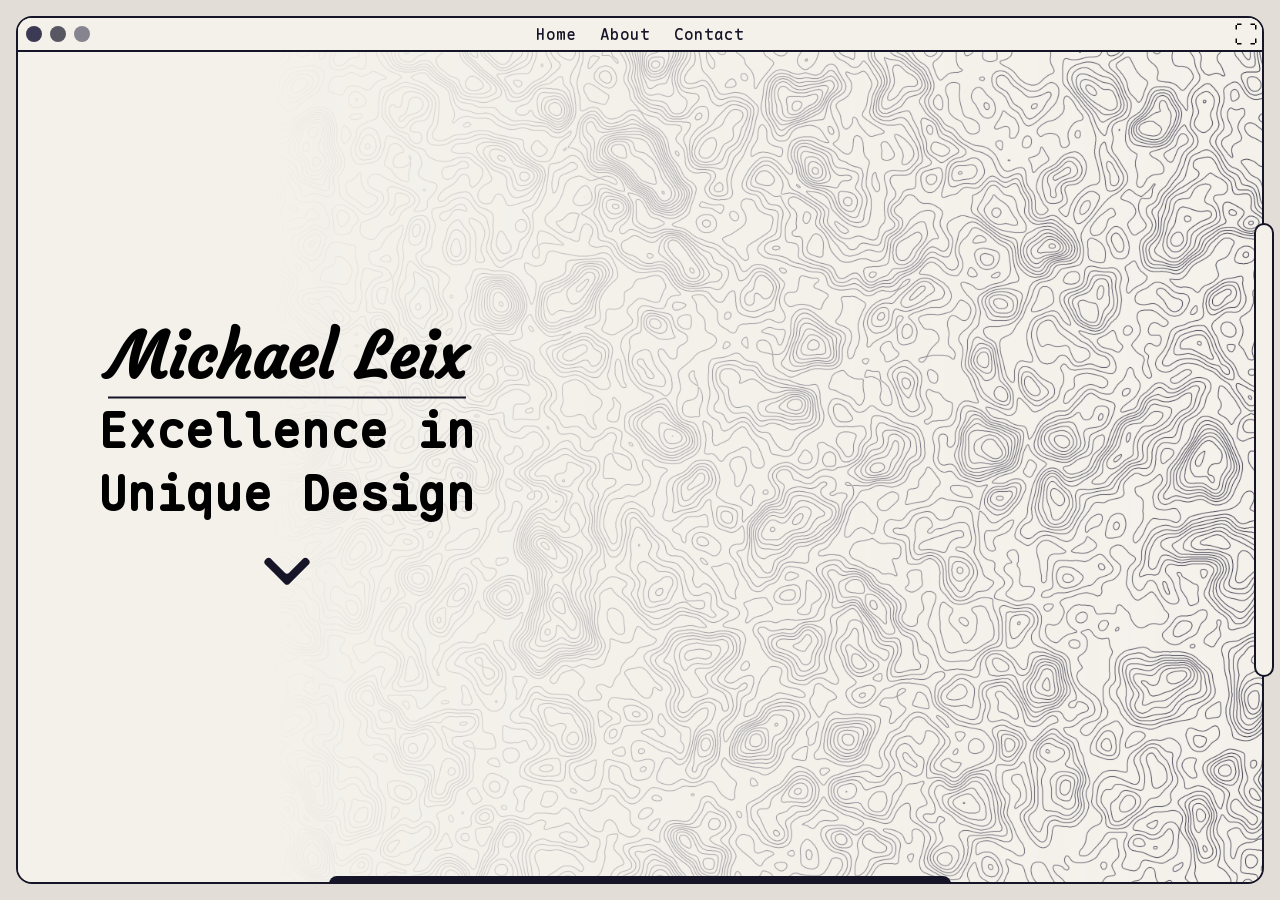
<file: src/index.html>
<!DOCTYPE html>
<html lang="en">
<head>
    <meta charset="UTF-8">
    <meta name="viewport" content="width=device-width, initial-scale=1.0">
    <title>Portfolio</title>
    <link rel="stylesheet" href="index.css">
</head>
<body>

	<div id="scrollbar-container">
		<div id="scrollbar-bg"></div>
	</div>

    <div class="border">
        <nav>
            <div class="traffic">
                <div class="t1"></div>
                <div class="t2"></div>
                <div class="t3"></div>
            </div>

            <div class="links">
                <a href="#">Home</a>
                <a href="./about/index.html">About</a>
                <a href="./contact/">Contact</a>
            </div>

            <div class="functions">
                <button onclick="toggleFullscreen()">⛶</button>
            </div>
        </nav>

        <section class="jumbo">
            <div class="jumbo-text">
                <h1 class="cg">Michael Leix</h1>
                <h1>Excellence in</h1><h1>Unique Design</h1>
                <img src="assets/arrow.svg" alt="down arrow">
            </div>
            

            <div class="seperator"></div>
        </section>

        <section class="projects">
            <h1>Projects</h1>
            <div class="gallery">
                <a href="./webkoi/index.html">
                    <img src="assets/thumbnails/project1.png">
                    <div class="card-bottom">
                        <div class="fs title">
                            <span>Webkoi.org</span>
                            <span>2025</span>
                        </div>
                        <span class="project-desc">Web-Based Fishing Game</span>
                    </div>
                </a>
                <a href="./fractals/index.html">
                    <img src="assets/thumbnails/project2.png">
                    <div class="card-bottom">
                        <div class="fs title">
                            <span>Fractal Renders</span>
                            <span>2025</span>
                        </div>
                        <span class="project-desc">JS Worker Rendering</span>
                    </div>
                </a>
                <a href="./note-engine/index.html">
                    <img src="assets/thumbnails/project3.png">
                    <div class="card-bottom">
                        <div class="fs title">
                            <span>Note Engine</span>
                            <span>2025</span>
                        </div>
                        <span class="project-desc">Markdown Text Engine</span>
                    </div>
                </a>
                <a href="./blog/index.html">
                    <img src="assets/thumbnails/project4.png">
                    <div class="card-bottom">
                        <div class="fs title">
                            <span>Personal Blog</span>
                            <span>2025</span>
                        </div>
                        <span class="project-desc">RSS Support</span>
                    </div>
                </a>
                <a href="./automata/index.html">
                    <img src="assets/thumbnails/project5.png">
                    <div class="card-bottom">
                        <div class="fs title">
                            <span>Cell Automata</span>
                            <span>2025</span>
                        </div>
                        <span class="project-desc">Live Rendering</span>
                    </div>
                </a>
                <a href="./keyboard/index.html">
                    <img src="assets/thumbnails/project6.png">
                    <div class="card-bottom">
                        <div class="fs title">
                            <span>Custom Keyboard</span>
                            <span>2025</span>
                        </div>
                        <span class="project-desc">DIY Firmware</span>
                    </div>
                </a>
            </div>
        </section>

        <footer>
            <span>Michael Leix</span>
            <span>(385)-391-6848</span>
            <span>Michaelleix@mail.weber.edu</span>
        </footer>
    </div>
</body>

<script src="index.js"></script>
</html>
</file>
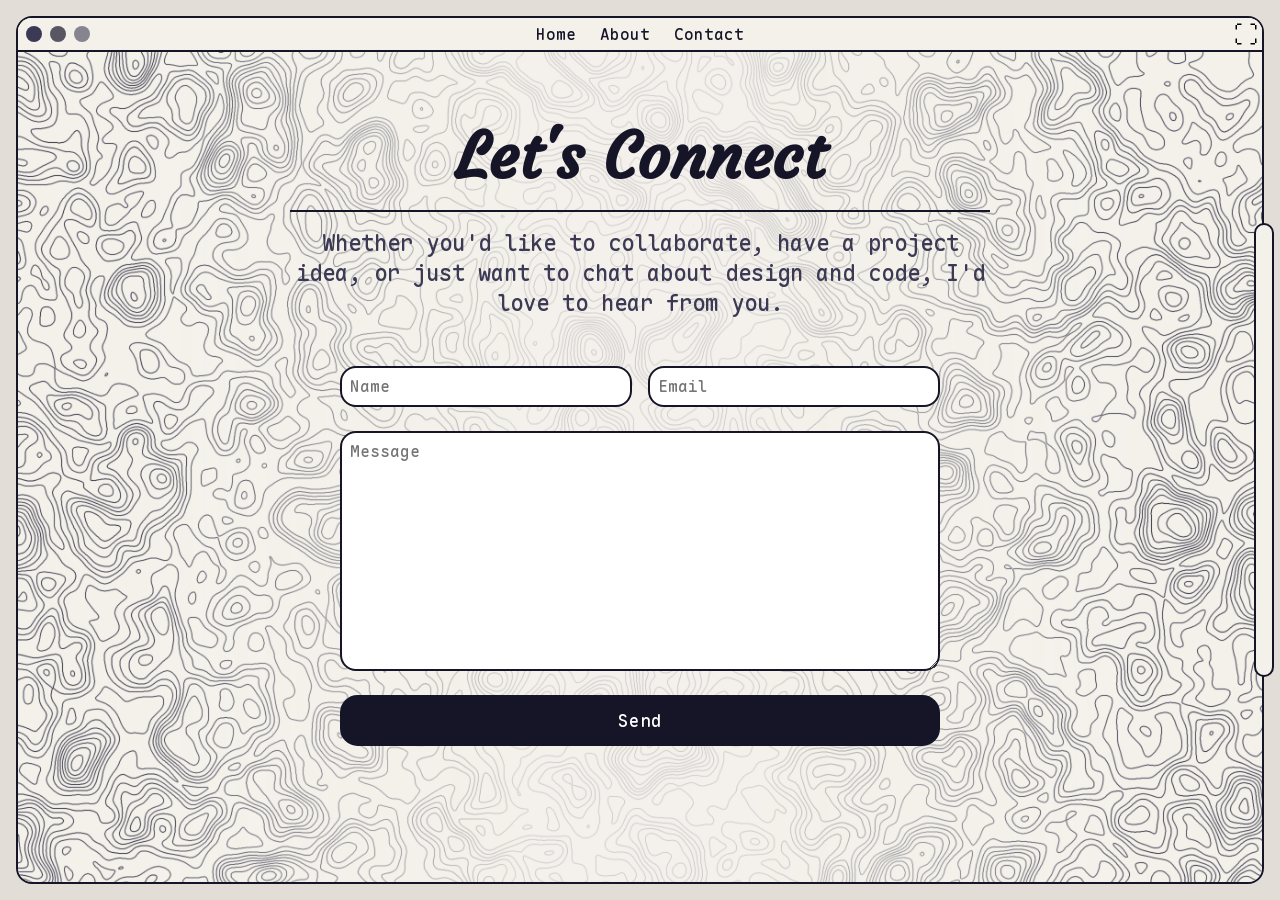
<file: src/contact/index.html>
<!DOCTYPE html>
<html lang="en">

<head>
    <meta charset="UTF-8">
    <meta name="viewport" content="width=device-width, initial-scale=1.0">
    <title>Portfolio</title>
    <link rel="stylesheet" href="../index.css">
    <link rel="stylesheet" href="contact.css">
</head>

<body>

    <div id="scrollbar-container">
        <div id="scrollbar-bg"></div>
    </div>

    <div class="border">
        <nav>
            <div class="traffic">
                <div class="t1"></div>
                <div class="t2"></div>
                <div class="t3"></div>
            </div>

            <div class="links">
                <a href="../index.html">Home</a>
                <a href="../about/index.html">About</a>
                <a href="#">Contact</a>
            </div>

            <div class="functions">
                <button onclick="toggleFullscreen()">⛶</button>
            </div>
        </nav>

        <section class="contact-section">
            <div class="header">
                <h1>Let's Connect</h1>
                <p>Whether you'd like to collaborate, have a project idea, or just want to chat about design and code,
                    I'd love to hear from you.</p>
            </div>

            <form action="#" method="post" class="contact-form">
                <div class="row">
                    <label>
                        <input type="text" name="name" placeholder="Name">
                    </label>

                    <label>
                        <input type="email" name="email" placeholder="Email">
                    </label>

                </div>

                <label>
                    <textarea name="message" rows="5" placeholder="Message"></textarea>
                </label>

                <button type="submit">Send</button>
            </form>

        </section>

        <footer>
            <span>Michael Leix</span>
            <span>(385)-391-6848</span>
            <span>Michaelleix@mail.weber.edu</span>
        </footer>
    </div>
</body>

<script src="../index.js"></script>

</html>
</file>
<file: src/index.css>
:root {
    --fg-1: #86848E;
    --fg-2: #575662;
    --fg-3: #3B3953;
    --fg-4: #161528;

    --bg-1: #F4F1EB;
    --bg-2: #E2DED7;
    --bg-3: #CAC6BE;
    --bg-4: #C0BBB3;
    --bg-5: #A5A199;
}

@font-face {
    font-family: 'Maple Mono';
    src: url(assets/fonts/MapleMono.ttf);
}

@font-face {
    font-family: 'Courgette';
    src: url(assets/fonts/Courgette.ttf);
}

* {
    font-family: 'Maple Mono', monospace;
}

html, body {
    margin: 0;
    padding: 0;
    height: 100%;
}

body {
    background-color: var(--bg-2);
}

/* SCROLLBAR */
#scrollbar-container {
    position: fixed;
    right: 1em;
    top: 50%;
    transform: translate(50%, -50%);
    height: 50%;
    width: 1em;
    background-color: var(--bg-1);
    border-radius: 1em;
    border: 2px solid var(--fg-4);
    z-index: 999;
    display: flex;
    overflow: hidden;
    cursor: pointer;
}

#scrollbar-bg {
    height: 0;
    width: 100%;
    background-color: var(--fg-4);
    border-radius: 10em;
}

/* BORDER WRAPPER */
.border {
    position: fixed;
    inset: 1em;
    border: 2px solid var(--fg-4);
    border-radius: 1em;
    background-color: var(--bg-1);
    overflow-y: scroll;
    scrollbar-width: none;
    transition: all 0.2s ease-in-out;
}

.border::-webkit-scrollbar {
    display: none;
}

/* NAVIGATION */
nav {
    position: sticky;
    top: 0;
    height: 2em;
    border-bottom: 2px solid var(--fg-4);
    background-color: var(--bg-1);
    display: flex;
    justify-content: space-between;
    align-items: center;
    z-index: 99;
}

.traffic {
    display: flex;
    margin-left: 0.5em;
}

.traffic * {
    height: 1em;
    width: 1em;
    border-radius: 5em;
    background-color: var(--fg-3);
    margin-right: 0.5em;
}

.traffic .t2 { background-color: var(--fg-2); }
.traffic .t3 { background-color: var(--fg-1); }

.links {
    position: absolute;
    left: 50%;
    transform: translateX(-50%);
    display: flex;
}

a {
    text-decoration: none;
    color: var(--fg-4);
}

nav .links a {
    padding: 0 0.5em;
    margin: 0 0.25em;
    border-radius: 5em;
    transition: all 0.1s ease-in-out;
}

nav .links a:hover {
    background-color: var(--bg-2);
    scale: 1.2;
}

nav .functions {
    margin-right: 0.25em;
}

nav .functions button {
    background: none;
    border: none;
    padding: 0;
    font-size: 1.5rem;
    transition: all 0.1s ease-in-out;
}

nav .functions button:hover {
    scale: 1.2;
}

/* SECTIONS */
section {
    height: calc(100% - 2em);
    overflow: visible;
}

/* JUMBO */
.jumbo {
    position: relative;
}

.jumbo::before {
    content: "";
    position: absolute;
    inset: 0;
    background-image: url(assets/bg.png);
    background-size: cover;
    background-repeat: no-repeat;
    mask-image: linear-gradient(to right, transparent 20%, black);
    -webkit-mask-image: linear-gradient(to right, transparent 20%, black);
    z-index: 0;
}

.jumbo > * {
    position: relative;
    z-index: 1;
}

.jumbo-text {
    position: absolute;
    top: 50%;
    left: 5em;
    transform: translateY(-50%);
    display: flex;
    flex-direction: column;
    align-items: center;
    width: fit-content;
}

.jumbo-text * {
    width: fit-content;
    font-size: 3em;
    margin: 0;
    padding: 0;
}

.cg {
    font-family: 'Courgette', cursive;
    font-size: 4em;
    border-bottom: 2px solid var(--fg-4);
}

/* SEPERATOR BAR */
.seperator {
    height: 1em;
    width: 50%;
    border-radius: 1em;
    position: absolute !important;
    bottom: 0;
    left: 50%;
    transform: translate(-50%, 50%);
    background-color: var(--fg-4);
    z-index: 1;
}

/* PROJECTS */
.projects {
    display: flex;
    flex-direction: column;
    align-items: center;
    border-top: 2px solid var(--fg-4);
    height: 120vh;
}

.projects h1 {
    font-family: 'Courgette', cursive;
    font-size: 4em;
}

.gallery {
    flex-grow: 1;
    width: calc(100% - 4em);
    margin-bottom: 4em;
    display: grid;
    grid-template-columns: repeat(3, 1fr);
    grid-template-rows: repeat(2, 1fr);
    gap: 1em;
}

.gallery > * {
    background-color: var(--bg-2);
    border: 2px solid var(--fg-4);
    border-radius: 1em;
    overflow: hidden;
    display: flex;
    flex-direction: column;
    align-items: center;
    transition: all 0.1s ease-in-out;
}

.gallery > *:hover {
    scale: 1.02;
}

.gallery a img {
    width: 100%;
    border-bottom: 2px solid var(--fg-4);
    box-sizing: border-box;
    background-color: var(--fg-4);
}

.fs {
    display: flex;
    justify-content: space-between;
}

.card-bottom {
    flex-grow: 1;
    width: 100%;
    display: flex;
    flex-direction: column;
    align-items: center;
}

.title {
    font-size: 1.5em;
    width: 100%;
}

.title span {
    margin: 0 0.5rem;
}

.project-desc {
    font-size: 1.5em;
    margin-top: 1.5em;
}

/* FOOTER */
footer {
    height: 10em;
    width: 100%;
    background-color: var(--fg-4);
    color: var(--bg-1);
    display: flex;
    justify-content: center;
    align-items: center;
}

footer span {
    margin: 0 2em;
}

/* FULLSCREEN MODE */
.border.fullscreen {
    inset: 0 !important;
    border: none !important;
    border-radius: 0 !important;
}

/* MOBILE */
@media (max-width: 768px) {

    .jumbo {
        min-height: calc(100vh - 3.5em) !important;
        display: flex;
        justify-content: center;
        align-items: center;
        text-align: center;
    }

    .jumbo::before {
        mask-image: linear-gradient(to bottom, transparent 20%, black);
        -webkit-mask-image: linear-gradient(to bottom, transparent 20%, black);
    }

    .jumbo-text {
        position: static;
        transform: none;
        width: 100%;
        padding: 0 1em;
        align-items: center;
        justify-content: center;
    }

    .jumbo-text * {
        font-size: 2em;
        margin: 0.2em 0;
    }

    .cg {
        font-size: 2.6em;
        text-align: center;
    }

    section {
        height: auto !important;
        overflow: visible;
    }

    .border {
        inset: 0.5em;
    }

    nav {
        padding: 0 0.5em;
        height: auto;
        flex-wrap: wrap;
    }

    nav .links {
        position: static;
        transform: none;
        margin: 0.5em auto 0;
    }

    nav .links a {
        padding: 0.3em 0.6em;
        font-size: 1.2em;
    }

    .row {
        flex-direction: column !important;
        gap: 1em;
        margin: 2em 0;
    }

    .row img {
        width: 100%;
        height: auto;
    }

    .header h1,
    .project-roles h1,
    .outcome h1 {
        font-size: 1.6em;
    }

    .header p,
    .project-roles p,
    .outcome p {
        font-size: 1em;
        line-height: 1.4em;
    }

    .gallery {
        grid-template-columns: 1fr;
    }

    footer {
        flex-direction: column;
        padding: 1.5em 0;
        height: auto;
        text-align: center;
    }

    footer span {
        margin: 0.5em 0;
    }

    #scrollbar-container {
        display: none;
    }
}
</file>
<file: src/contact/contact.css>
:root {
    --fg-1: #86848E;
    --fg-2: #575662;
    --fg-3: #3B3953;
    --fg-4: #161528;
    --bg-1: #F4F1EB;
    --bg-2: #E2DED7;
    --bg-3: #CAC6BE;
    --bg-4: #C0BBB3;
    --bg-5: #A5A199;
}

.contact-section {
    position: relative;
    padding: 4em 0 6em;
    display: flex;
    flex-direction: column;
    align-items: center;
    gap: 3em;
    overflow: hidden;
}

.contact-section::before {
    content: "";
    position: absolute;
    inset: 0;
    background-image: url(../assets/bg.png);
    background-size: cover;
    background-repeat: no-repeat;

    mask-image: linear-gradient(
        to right,
        black 0%,
        black 10%,
        rgba(0,0,0,0.2) 40%,
        rgba(0,0,0,0.2) 60%,
        black 90%,
        black 100%
    );
    -webkit-mask-image: linear-gradient(
        to right,
        black 0%,
        black 10%,
        rgba(0,0,0,0.2) 40%,
        rgba(0,0,0,0.2) 60%,
        black 90%,
        black 100%
    );
    z-index: 0;
}

.contact-section > * {
    position: relative;
    z-index: 1;
}

.header {
    width: min(700px, 90%);
    text-align: center;
    display: flex;
    flex-direction: column;
    gap: 1em;
}

.header h1 {
    font-size: 4em;
    margin: 0;
    padding-bottom: 0.2em;
    border-bottom: 2px solid var(--fg-4);
    font-family: 'Courgette', cursive;
    color: var(--fg-4);
}

.header p {
    font-size: 1.4em;
    font-family: 'Maple Mono', monospace;
    color: var(--fg-3);
    margin: 0;
}

form {
    width: min(600px, 90%);
    display: flex;
    flex-direction: column;
    gap: 1.5em;
    margin: 0 auto;
    box-sizing: border-box;
}

form .row {
    display: flex;
    gap: 1em;
    width: 100%;
    box-sizing: border-box;
}

form .row label {
    flex: 1;
    min-width: 0;
}

form label {
    display: flex;
    flex-direction: column;
    gap: 0.4em;
    width: 100%;
    box-sizing: border-box;
}

form input,
form textarea {
    width: 100%;
    padding: 0.5em 0.5em;
    border: 2px solid var(--fg-4);
    border-radius: 1em;
    font-family: 'Maple Mono', monospace;
    font-size: 1em;
    color: var(--fg-4);
    background: white;
    box-sizing: border-box;
}

form textarea {
    min-height: 240px;
    resize: vertical;
}

@media (max-width: 700px) {
    form .row {
        flex-direction: column;
    }
}

form button {
    padding: 0.7em 1.2em;
    border: 2px solid var(--fg-4);
    border-radius: 1em;
    background: var(--fg-4);
    color: white;
    font-family: 'Maple Mono', monospace;
    font-size: 1.1em;
    cursor: pointer;
    transition: 0.2s ease;
    box-sizing: border-box;
}

form button:hover {
    background: var(--fg-3);
    border-color: var(--fg-3);
}

form button:active {
    transform: scale(0.97);
}


@media (max-width: 768px) {
    .contact-section::before {
                mask-image: linear-gradient(to bottom,
            rgba(0,0,0,0.2) 0%,
            rgba(0,0,0,0.2) 40%,
            rgba(0,0,0,0.2) 60%,
            rgba(0,0,0,0.2) 100%
        );
        -webkit-mask-image: linear-gradient(to bottom,
            rgba(0,0,0,0.2) 0%,
            rgba(0,0,0,0.2) 40%,
            rgba(0,0,0,0.2) 60%,
            rgba(0,0,0,0.2) 100%
        );
    }
}
</file>
